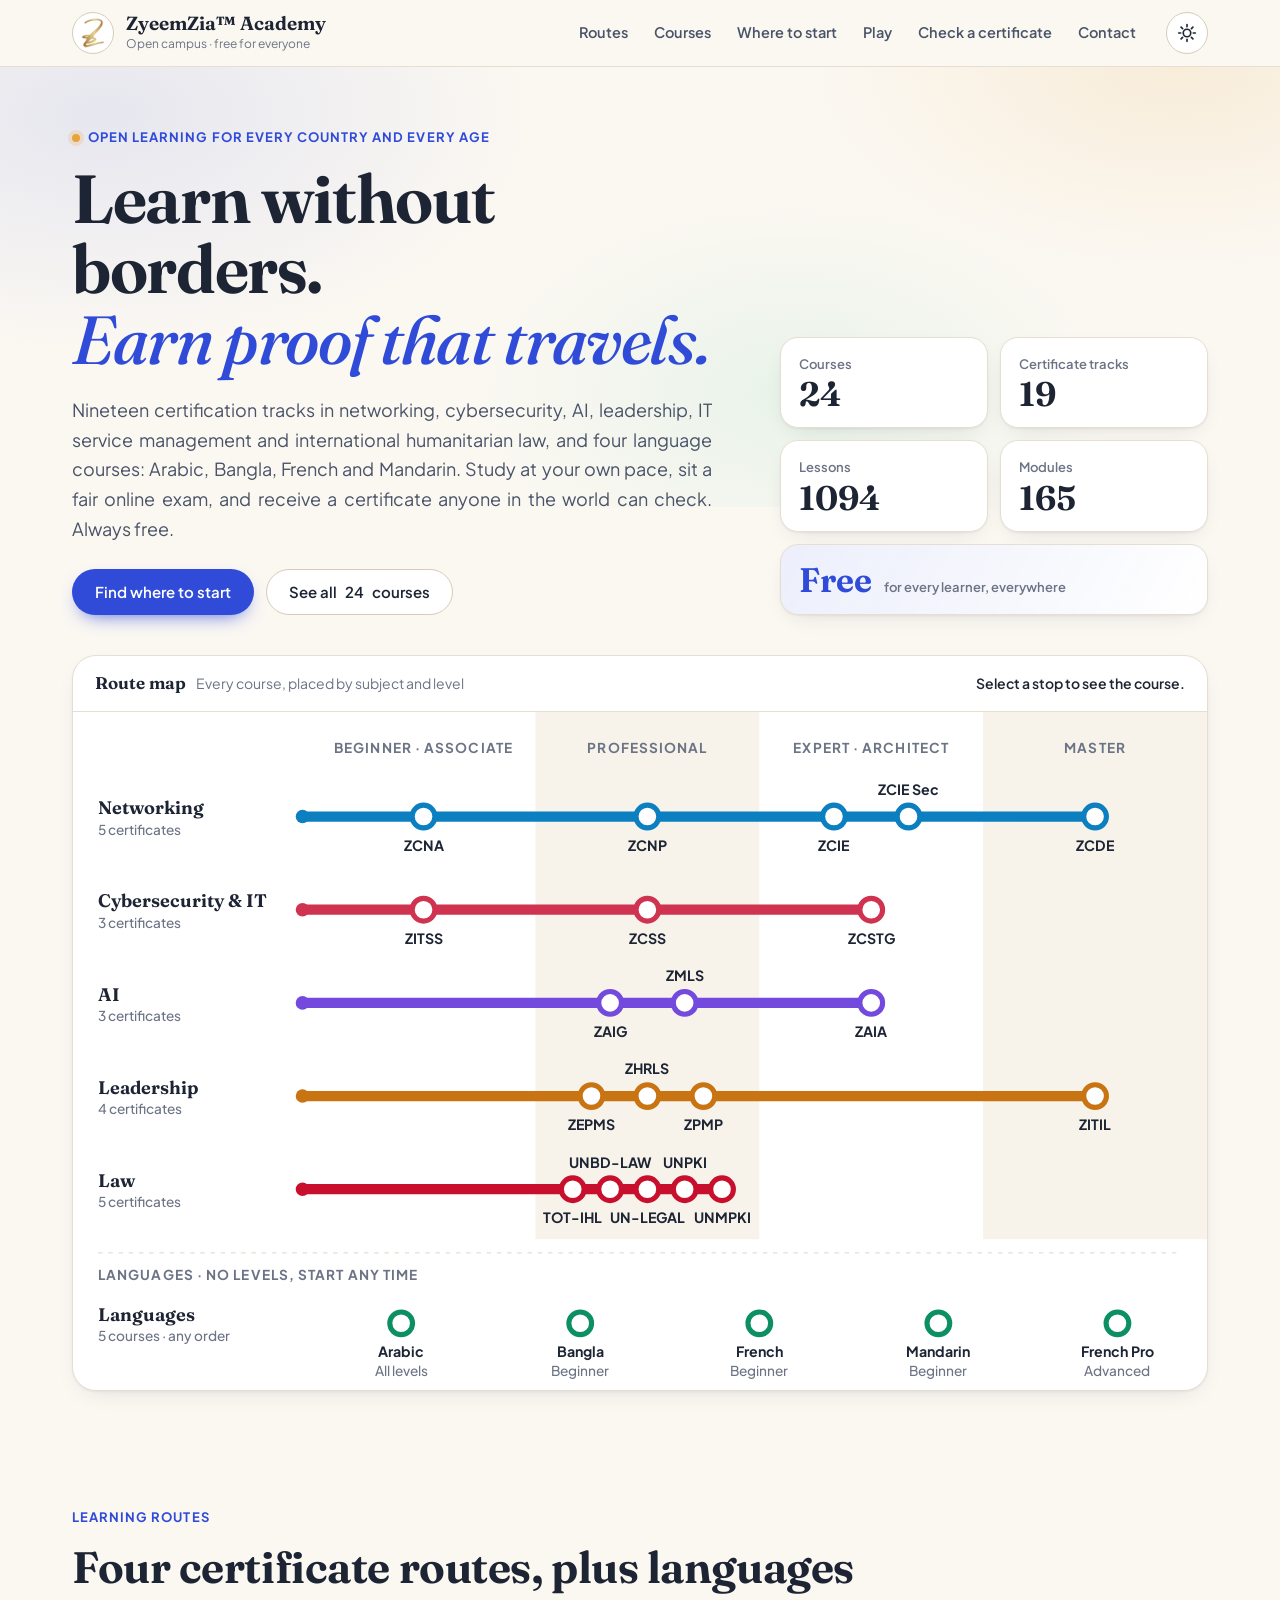
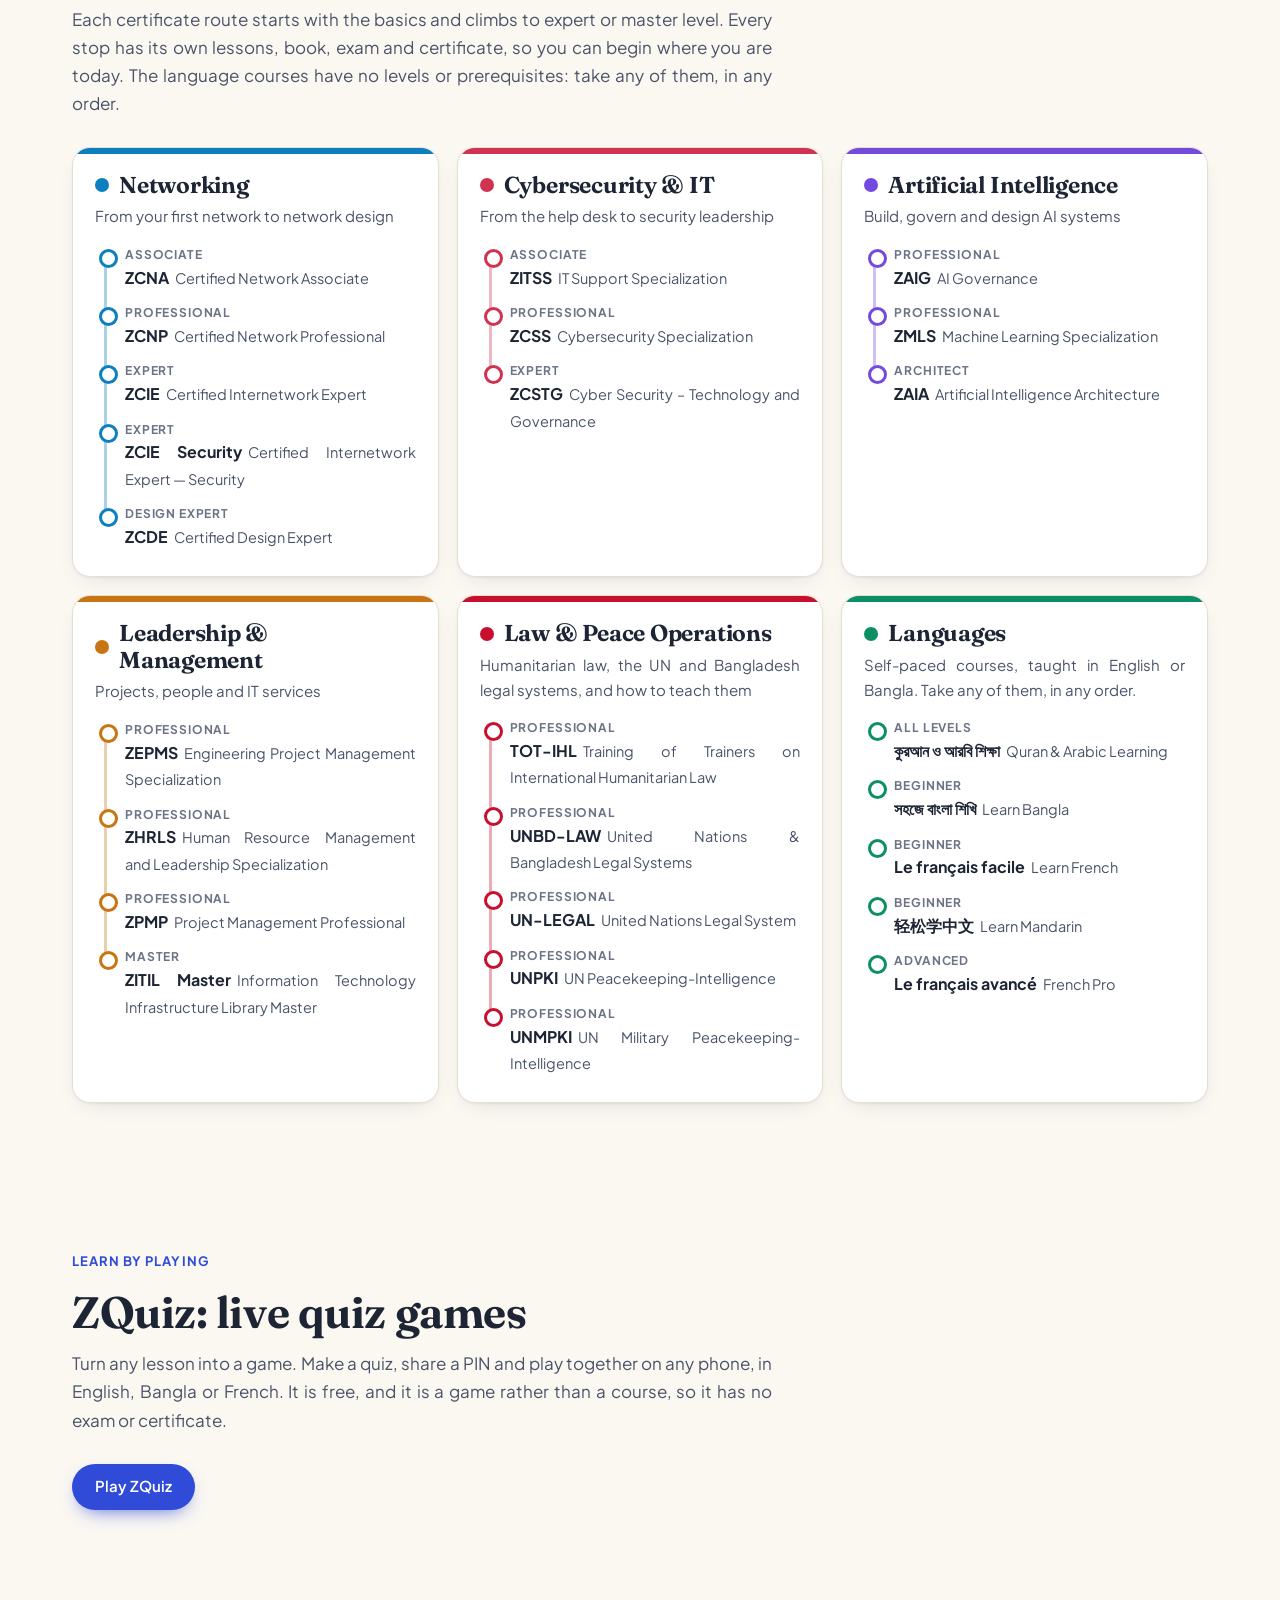
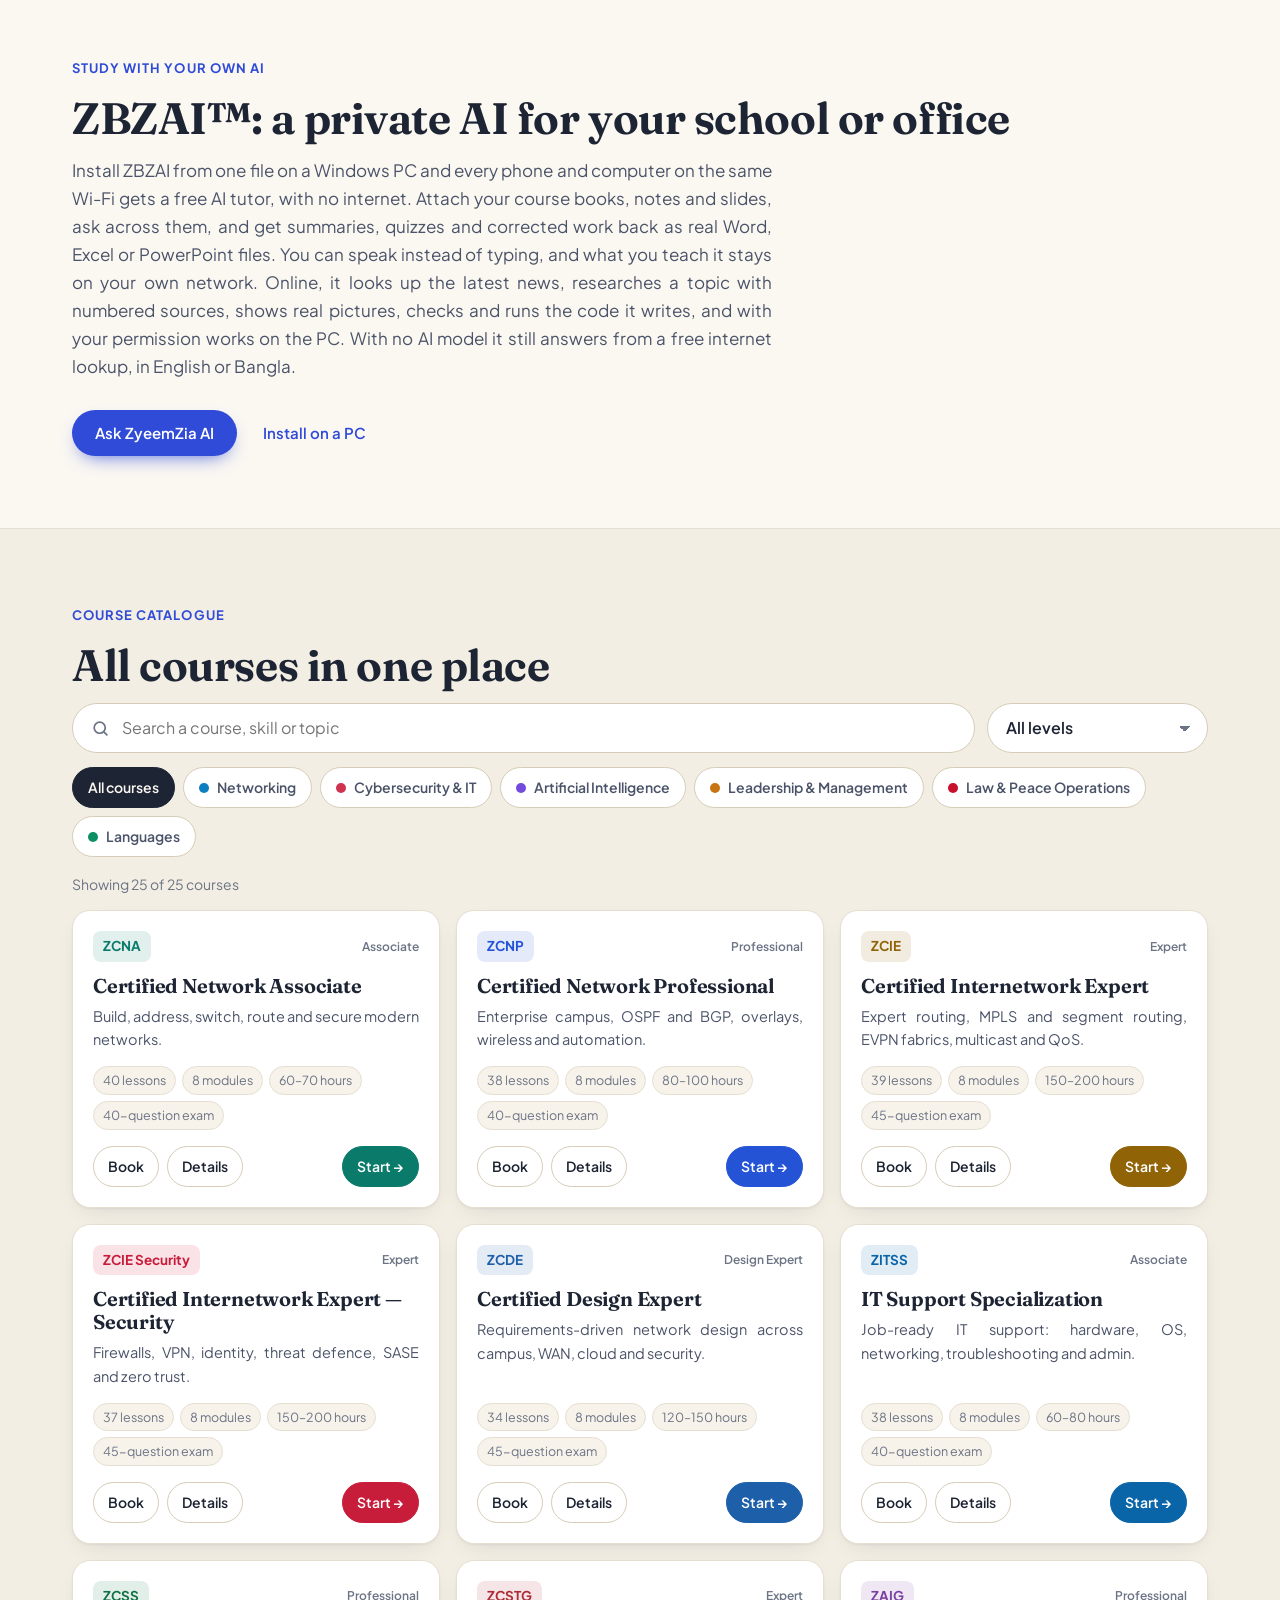
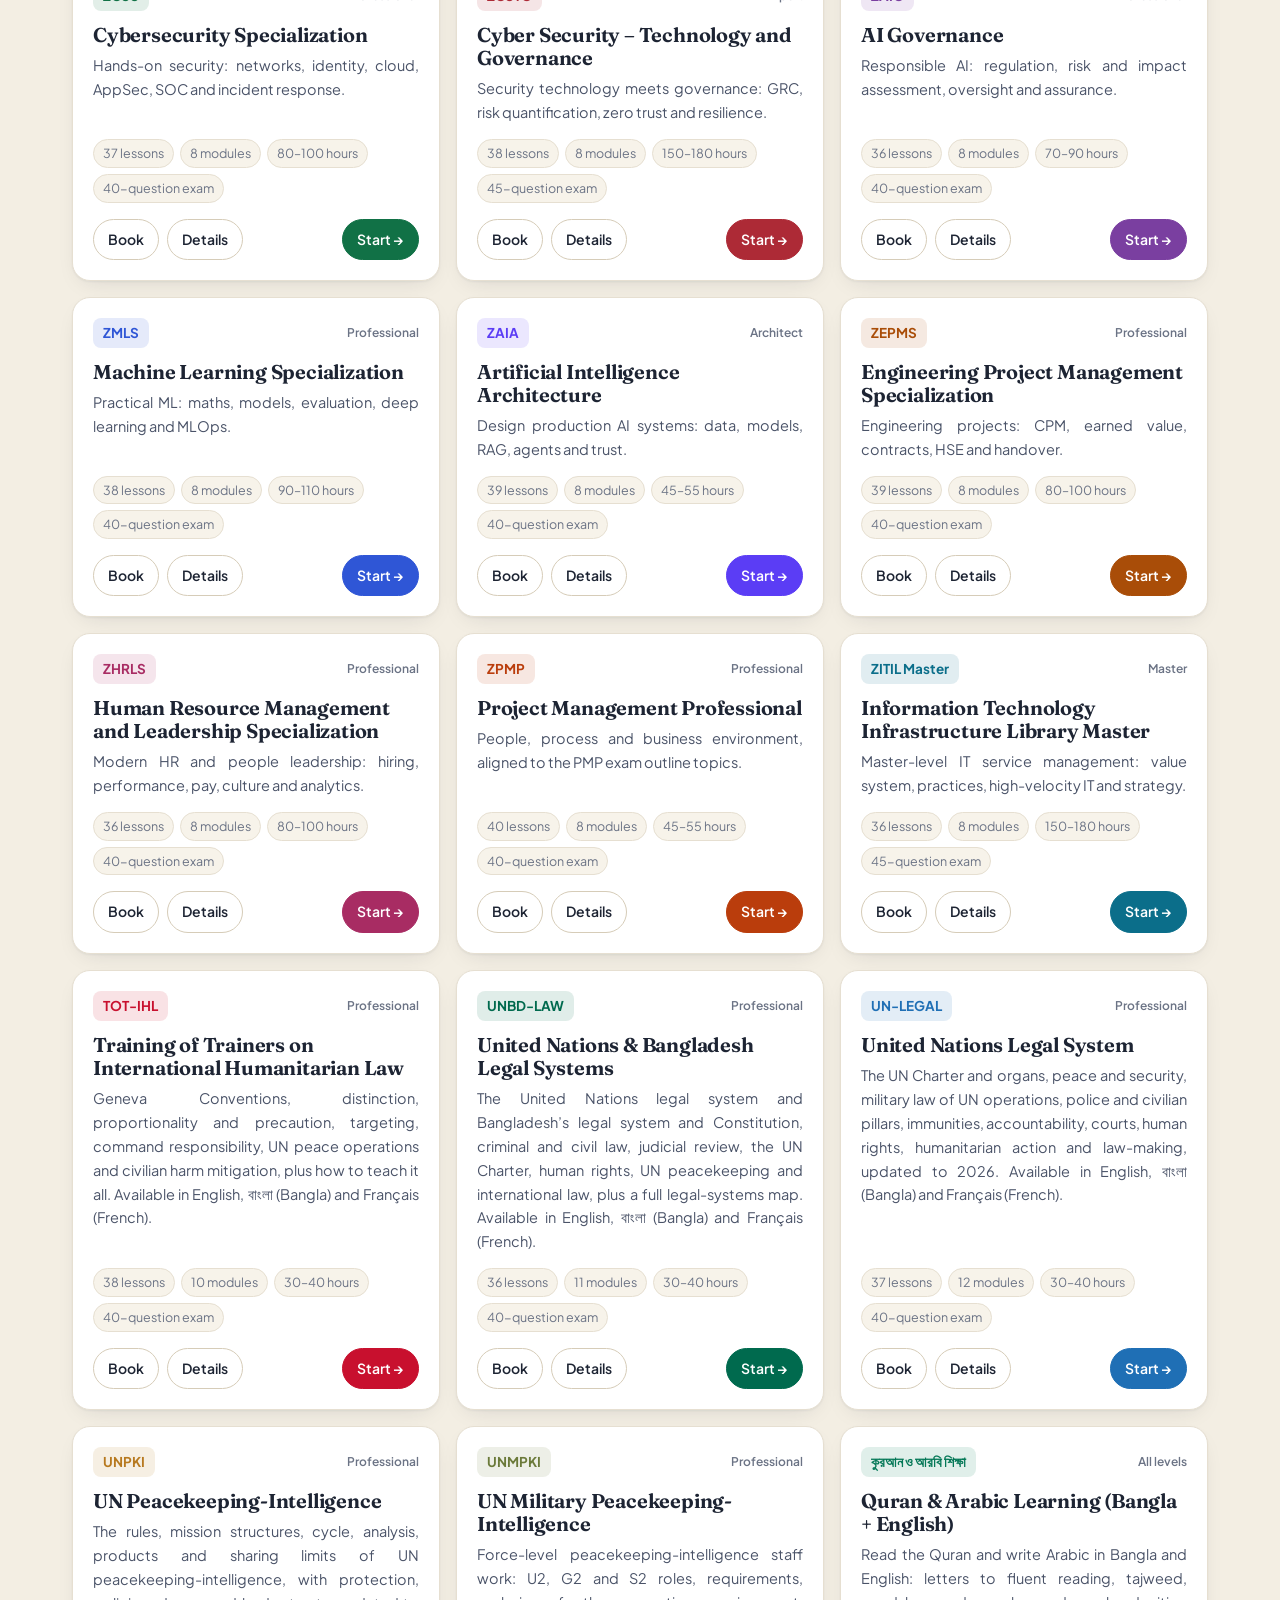
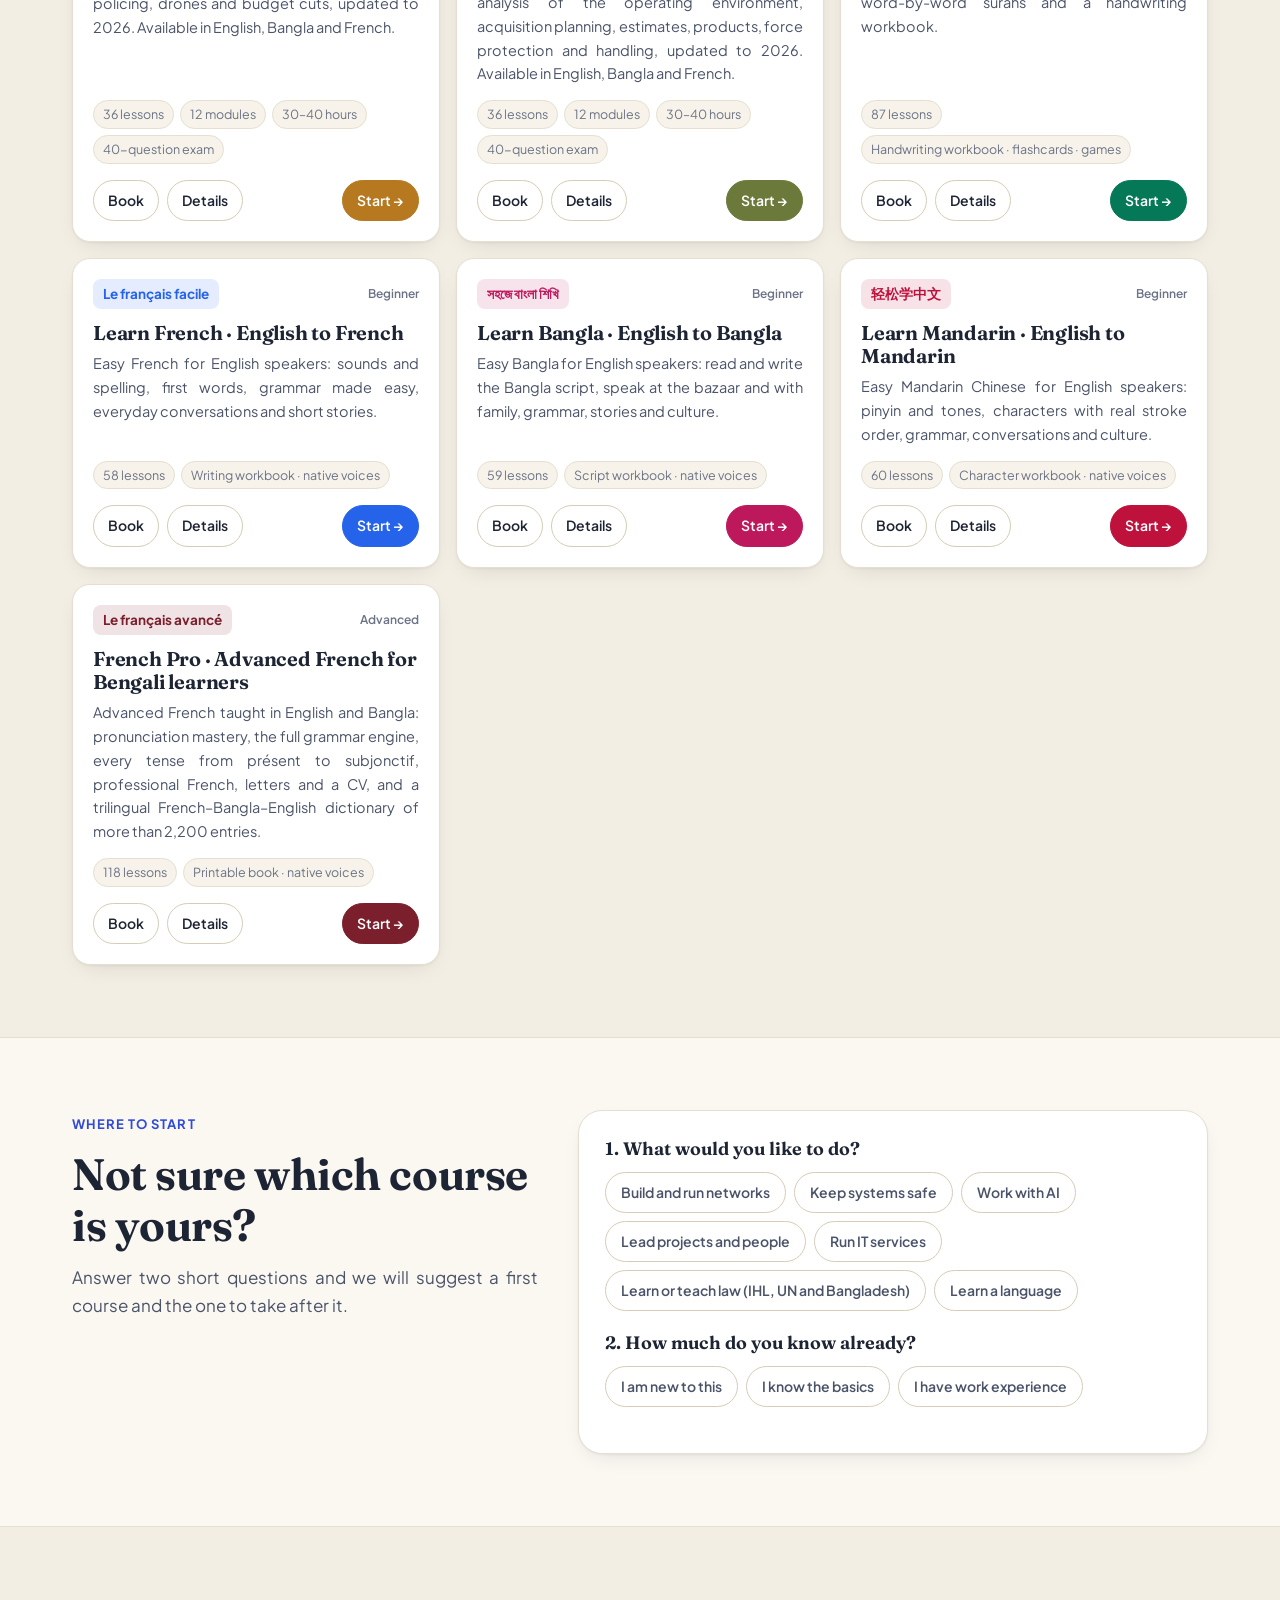
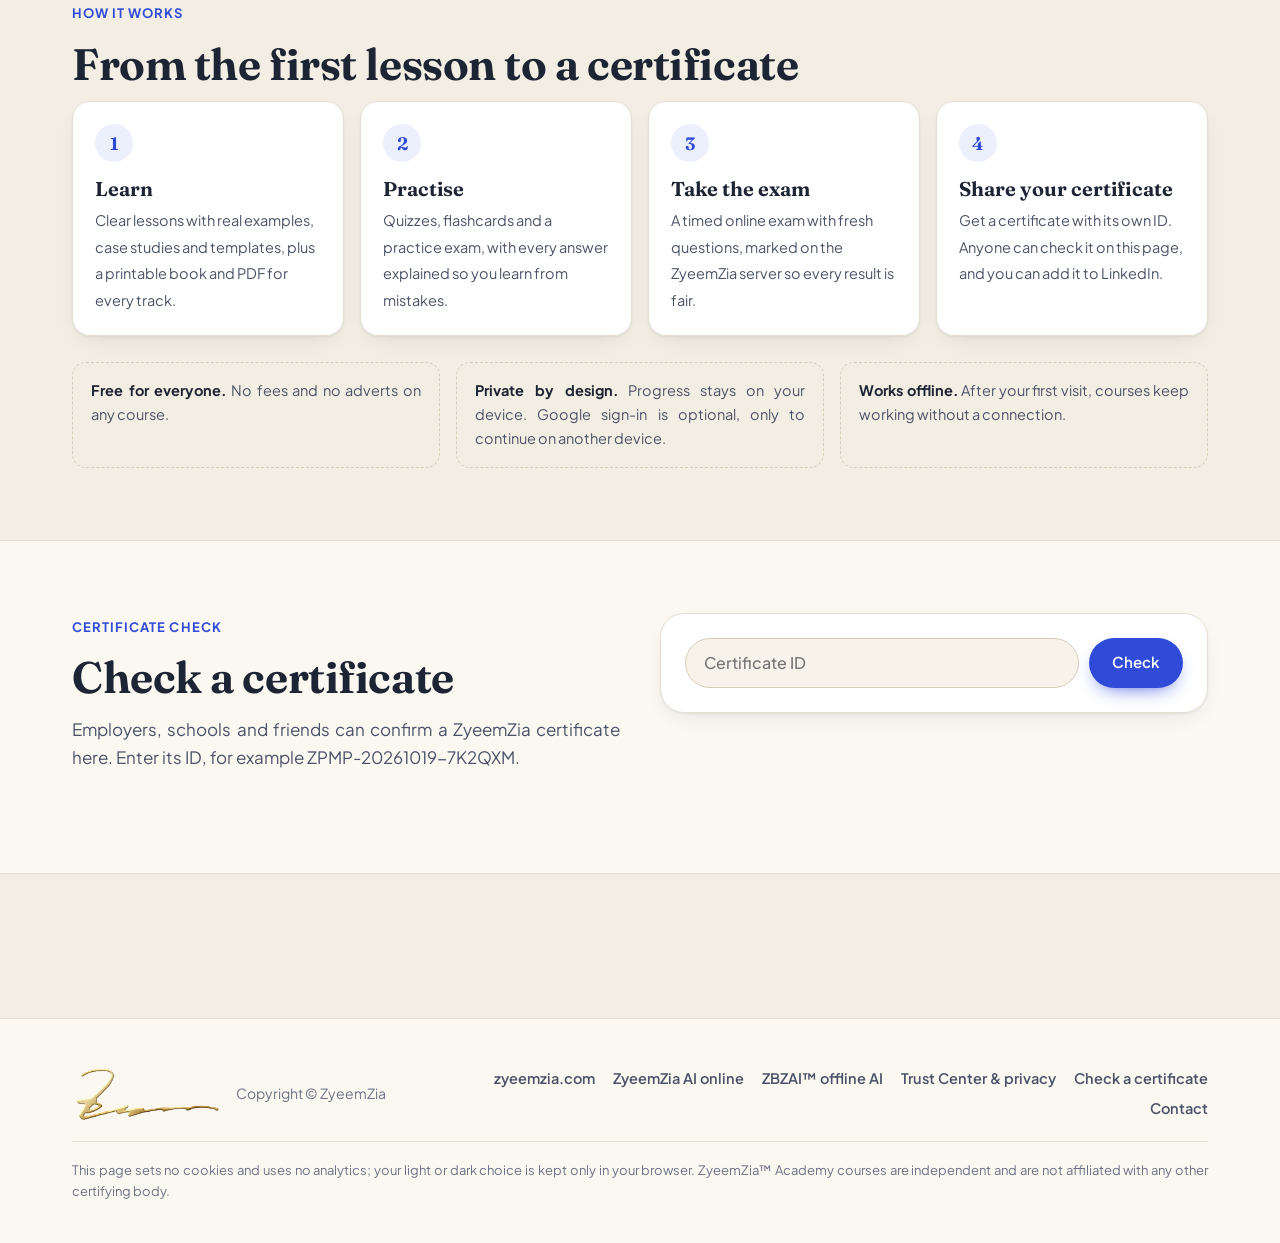
<file: index.html>
<!doctype html>
<html lang="en">
<head>
<meta charset="utf-8">
<meta name="viewport" content="width=device-width, initial-scale=1, viewport-fit=cover">
<title>ZyeemZia™ Academy · Free Courses & Certificates for Everyone</title>
<meta name="description" content="ZyeemZia™ Academy is an open campus with 23 free courses: 19 certification tracks in networking, cybersecurity, AI, leadership, IT service management and international humanitarian law, plus Quran, French, Bangla and Mandarin. Fair online exams and certificates anyone can verify.">
<meta property="og:title" content="ZyeemZia™ Academy · Learn without borders">
<meta property="og:description" content="23 free courses and certification tracks, with fair online exams and certificates anyone can verify.">
<meta property="og:url" content="https://academy.zyeemzia.com/">
<meta property="og:type" content="website">
<meta property="og:image" content="https://academy.zyeemzia.com/og-image.png">
<meta property="og:image:width" content="1200">
<meta property="og:image:height" content="630">
<meta name="twitter:card" content="summary_large_image">
<link rel="canonical" href="https://academy.zyeemzia.com/">
<link rel="icon" href="favicon.ico?v=4" sizes="any">
<link rel="icon" type="image/png" sizes="32x32" href="favicon-32.png?v=4">
<link rel="icon" type="image/png" sizes="192x192" href="icon-192.png?v=4">
<link rel="apple-touch-icon" sizes="180x180" href="apple-touch-icon.png?v=4">
<link rel="manifest" href="manifest.webmanifest">
<meta name="apple-mobile-web-app-capable" content="yes">
<meta name="mobile-web-app-capable" content="yes">
<meta name="apple-mobile-web-app-title" content="ZyeemZia Academy">
<meta name="application-name" content="ZyeemZia Academy">
<script src="zz-app.js?v=4" data-icon="4" data-sw="/sw.js" data-name="ZyeemZia Academy" defer></script>
<meta name="theme-color" content="#fbf8f2">
<script>try{var t=localStorage.getItem('zzAcademyTheme');if(t==="light"||t==="dark")document.documentElement.setAttribute("data-theme",t)}catch(e){}</script>
<link rel="preconnect" href="https://fonts.googleapis.com">
<link rel="preconnect" href="https://fonts.gstatic.com" crossorigin>
<link rel="stylesheet" href="https://fonts.googleapis.com/css2?family=Fraunces:ital,opsz,wght@0,9..144,500;0,9..144,650;1,9..144,500&family=Plus+Jakarta+Sans:wght@400;500;600;700&display=swap">
<link rel="stylesheet" href="https://zyeemzia.com/transmit.css?v=6">
<link rel="stylesheet" href="style.css?v=6">
</head>
<body>
<a class="skip" href="#main">Skip to content</a>
<header class="top">
  <div class="wrap nav">
    <a class="brand" href="#top" aria-label="ZyeemZia Academy home">
      <span class="seal"><img src="img/z-mark.webp?v=4" width="40" height="40" alt=""></span>
      <span><b>ZyeemZia™ Academy</b><small>Open campus · free for everyone</small></span>
    </a>
    <nav class="links" aria-label="Sections">
      <a href="#routes">Routes</a><a href="#catalogue">Courses</a><a href="#finder">Where to start</a><a href="#play">Play</a><a href="#verify">Check a certificate</a><a href="#contact">Contact</a>
    </nav>
    <span class="nav-install" data-zz-install></span>
    <button class="mode" id="modeBtn" type="button" aria-label="Switch between light and dark theme">
      <svg class="sun" viewBox="0 0 24 24" aria-hidden="true"><circle cx="12" cy="12" r="4.5"/><path d="M12 2v2.5M12 19.5V22M2 12h2.5M19.5 12H22M4.9 4.9l1.8 1.8M17.3 17.3l1.8 1.8M4.9 19.1l1.8-1.8M17.3 6.7l1.8-1.8"/></svg>
      <svg class="moon" viewBox="0 0 24 24" aria-hidden="true"><path d="M20 14.5A8 8 0 0 1 9.5 4a8 8 0 1 0 10.5 10.5z"/></svg>
    </button>
  </div>
</header>

<main id="main">
  <section class="hero" id="top">
    <div class="wrap">
      <div class="hero-grid">
        <div class="hero-copy">
          <p class="eyebrow"><span class="dot"></span> Open learning for every country and every age</p>
          <h1>Learn without borders. <em>Earn proof that travels.</em></h1>
          <p class="lead">Nineteen certification tracks in networking, cybersecurity, AI, leadership, IT service management and international humanitarian law, and four language courses: Arabic, Bangla, French and Mandarin. Study at your own pace, sit a fair online exam, and receive a certificate anyone in the world can check. Always free.</p>
          <div class="hero-actions">
            <a class="btn primary" href="#finder">Find where to start</a>
            <a class="btn ghost" href="#catalogue">See all <span data-stat="courses">19</span> courses</a>
          </div>
        </div>
        <dl class="stats" id="stats"></dl>
      </div>

      <figure class="routemap" aria-labelledby="mapTitle">
        <figcaption class="map-head">
          <span id="mapTitle"><b>Route map</b> Every course, placed by subject and level</span>
          <span class="map-tip" id="mapTip" aria-live="polite">Select a stop to see the course.</span>
        </figcaption>
        <div class="map-scroll"><svg id="map" role="group" aria-label="Course route map"></svg></div>
        <p class="map-swipe" aria-hidden="true">Swipe the map to see every level →</p>
      </figure>
    </div>
  </section>

  <section class="block" id="routes" aria-labelledby="routesTitle">
    <div class="wrap">
      <p class="eyebrow">Learning routes</p>
      <h2 id="routesTitle">Four certificate routes, plus languages</h2>
      <p class="sub">Each certificate route starts with the basics and climbs to expert or master level. Every stop has its own lessons, book, exam and certificate, so you can begin where you are today. The language courses have no levels or prerequisites: take any of them, in any order.</p>
      <div id="routeCards" class="route-cards"></div>
    </div>
  </section>

  <section class="block" id="play" aria-labelledby="playTitle">
    <div class="wrap">
      <p class="eyebrow">Learn by playing</p>
      <h2 id="playTitle">ZQuiz: live quiz games</h2>
      <p class="sub">Turn any lesson into a game. Make a quiz, share a PIN and play together on any phone, in English, Bangla or French. It is free, and it is a game rather than a course, so it has no exam or certificate.</p>
      <a class="btn primary" href="https://zquiz.zyeemzia.com/" target="_blank" rel="noopener">Play ZQuiz</a>
    </div>
  </section>

  <section class="block" id="zbzai" aria-labelledby="zbzaiTitle">
    <div class="wrap">
      <p class="eyebrow">Study with your own AI</p>
      <h2 id="zbzaiTitle">ZBZAI&trade;: a private AI for your school or office</h2>
      <p class="sub">Install ZBZAI from one file on a Windows PC and every phone and computer on the same Wi-Fi gets a free AI tutor, with no internet. Attach your course books, notes and slides, ask across them, and get summaries, quizzes and corrected work back as real Word, Excel or PowerPoint files. You can speak instead of typing, and what you teach it stays on your own network. Online, it looks up the latest news, researches a topic with numbered sources, shows real pictures, checks and runs the code it writes, and with your permission works on the PC. With no AI model it still answers from a free internet lookup, in English or Bangla.</p>
      <a class="btn primary" href="https://ai.zyeemzia.com/" target="_blank" rel="noopener">Ask ZyeemZia AI</a> <a class="btn" href="https://zbzai.zyeemzia.com/" target="_blank" rel="noopener">Install on a PC</a>
    </div>
  </section>

  <section class="block alt" id="catalogue" aria-labelledby="catalogueTitle">
    <div class="wrap">
      <p class="eyebrow">Course catalogue</p>
      <h2 id="catalogueTitle">All courses in one place</h2>
      <div class="toolbar">
        <label class="search"><span class="sr">Search courses</span><svg viewBox="0 0 24 24" aria-hidden="true"><circle cx="11" cy="11" r="7"/><path d="M20 20l-3.5-3.5"/></svg><input id="q" type="search" placeholder="Search a course, skill or topic" autocomplete="off"></label>
        <label class="lvl"><span class="sr">Filter by level</span><select id="lvl"><option value="">All levels</option><option value="1">Beginner &amp; associate</option><option value="2">Professional</option><option value="3">Expert &amp; architect</option><option value="4">Master</option></select></label>
      </div>
      <div class="chips" id="pathChips" role="group" aria-label="Filter by route"></div>
      <p class="count" id="count" aria-live="polite"></p>
      <div class="grid" id="grid"></div>
    </div>
  </section>

  <section class="block" id="finder" aria-labelledby="finderTitle">
    <div class="wrap finder">
      <div>
        <p class="eyebrow">Where to start</p>
        <h2 id="finderTitle">Not sure which course is yours?</h2>
        <p class="sub">Answer two short questions and we will suggest a first course and the one to take after it.</p>
      </div>
      <div class="finder-card">
        <fieldset><legend>1. What would you like to do?</legend><div class="chips" id="fGoal"></div></fieldset>
        <fieldset><legend>2. How much do you know already?</legend><div class="chips" id="fExp"></div></fieldset>
        <div id="fResult" class="f-result" aria-live="polite"></div>
      </div>
    </div>
  </section>

  <section class="block alt" id="how" aria-labelledby="howTitle">
    <div class="wrap">
      <p class="eyebrow">How it works</p>
      <h2 id="howTitle">From the first lesson to a certificate</h2>
      <ol class="steps">
        <li><b>Learn</b><span>Clear lessons with real examples, case studies and templates, plus a printable book and PDF for every track.</span></li>
        <li><b>Practise</b><span>Quizzes, flashcards and a practice exam, with every answer explained so you learn from mistakes.</span></li>
        <li><b>Take the exam</b><span>A timed online exam with fresh questions, marked on the ZyeemZia server so every result is fair.</span></li>
        <li><b>Share your certificate</b><span>Get a certificate with its own ID. Anyone can check it on this page, and you can add it to LinkedIn.</span></li>
      </ol>
      <ul class="promise">
        <li><b>Free for everyone.</b> No fees and no adverts on any course.</li>
        <li><b>Private by design.</b> Progress stays on your device. Google sign-in is optional, only to continue on another device.</li>
        <li><b>Works offline.</b> After your first visit, courses keep working without a connection.</li>
      </ul>
    </div>
  </section>

  <section class="block" id="verify" aria-labelledby="verifyTitle">
    <div class="wrap verify">
      <div>
        <p class="eyebrow">Certificate check</p>
        <h2 id="verifyTitle">Check a certificate</h2>
        <p class="sub">Employers, schools and friends can confirm a ZyeemZia certificate here. Enter its ID, for example ZPMP-20261019-7K2QXM.</p>
      </div>
      <form id="vForm" class="v-form" autocomplete="off">
        <label class="sr" for="vId">Certificate ID</label>
        <div class="v-row"><input id="vId" type="text" placeholder="Certificate ID" spellcheck="false" autocapitalize="characters" required><button class="btn primary" type="submit">Check</button></div>
        <div id="vOut" class="v-out" aria-live="polite"></div>
      </form>
    </div>
  </section>

  <section class="block alt" id="contact-block">
    <div class="wrap">
      <section class="tx-mount" id="contact" data-tx-tone="civil" data-tx-topic="academy" data-tx-dark='html[data-theme="dark"]' data-tx-light='html[data-theme="light"]' data-tx-auto="media"
        data-tx-source="academy.zyeemzia.com · Academy" data-tx-lead="Questions about a course, an exam, a certificate or working together? Write to us and we will reply by email."></section>
    </div>
  </section>
</main>

<footer class="foot">
  <div class="wrap foot-grid">
    <div class="signoff"><img src="img/signature-gold-sm.webp" width="480" height="185" alt="" loading="lazy"><span>Copyright © ZyeemZia</span></div>
    <nav aria-label="More from ZyeemZia"><a href="https://zyeemzia.com/" target="_blank" rel="noopener">zyeemzia.com</a><a href="https://ai.zyeemzia.com/" target="_blank" rel="noopener">ZyeemZia AI online</a><a href="https://zbzai.zyeemzia.com/" target="_blank" rel="noopener">ZBZAI™ offline AI</a><a href="https://policy.zyeemzia.com/" target="_blank" rel="noopener">Trust Center &amp; privacy</a><a href="#verify">Check a certificate</a><a href="#contact">Contact</a></nav>
    <p class="fine">This page sets no cookies and uses no analytics; your light or dark choice is kept only in your browser. ZyeemZia™ Academy courses are independent and are not affiliated with any other certifying body.</p>
  </div>
</footer>

<dialog id="drawer" class="drawer" aria-labelledby="dTitle"><div class="d-in" id="dBody"></div></dialog>

<script src="data-academy.js?v=10"></script>
<script src="app.js?v=8"></script>
<script src="https://zyeemzia.com/transmit.js?v=5" defer></script>
<script>/* ZyeemZia house style: justified writing. Paragraphs and list text that read left-aligned are justified; centred text, headings, buttons and columns too narrow to justify cleanly stay as they are. Copyright © ZyeemZia */(function(){var S='p,li,dd,blockquote';function j(r){if(!r||!r.querySelectorAll)return;var L=r.querySelectorAll(S);for(var i=0;i<L.length;i++){var e=L[i];if(e.getAttribute('data-zj'))continue;e.setAttribute('data-zj','1');var a=getComputedStyle(e).textAlign;if(a==='start'||a==='left'||a==='-webkit-auto'){var w=e.clientWidth;if(!w||w>=280)e.style.textAlign='justify'}}}function go(){j(document);if(!window.MutationObserver)return;new MutationObserver(function(m){for(var i=0;i<m.length;i++){var N=m[i].addedNodes;for(var k=0;k<N.length;k++){var n=N[k];if(n.nodeType===1)j(n.matches&&n.matches(S)?n.parentNode:n)}}}).observe(document.body,{childList:true,subtree:true})}if(document.readyState==='loading')document.addEventListener('DOMContentLoaded',go);else go()})()</script>
</body>
</html>
</file>
<file: style.css>
/* ZyeemZia™ Academy · open campus · Copyright © ZyeemZia */
/* Form controls use the page font; browsers otherwise fall back to Arial. */
button, input, select, textarea { font-family: inherit; }
/* Small print never drops below 12px on screen. */
small { font-size: max(12px, .85em); }
:root {
  --bg: #fbf8f2; --bg-2: #f3eee3; --panel: #ffffff; --panel-2: #f7f3ea;
  --ink: #1d2433; --muted: #4a5368; --dim: #6b7385; --line: #e6dfd1; --line-2: #d6ccb8;
  --brand: #2f4bd8; --brand-2: #1f36a8; --on-brand: #ffffff; --brand-soft: rgba(47, 75, 216, .09);
  --sun: #e8a33d; --ok: #0f7a4f; --ok-soft: rgba(15, 122, 79, .08); --bad: #b4233c; --bad-soft: rgba(180, 35, 60, .07);
  --shadow: 0 1px 2px rgba(29, 36, 51, .05), 0 8px 24px -12px rgba(29, 36, 51, .18);
  --glass: rgba(251, 248, 242, .86);
  --f-display: 'Fraunces', Georgia, 'Times New Roman', serif;
  --f-body: 'Plus Jakarta Sans', system-ui, -apple-system, 'Segoe UI', Roboto, sans-serif;
  --r: 18px;
  color-scheme: light;
}
:root[data-theme="dark"] {
  --bg: #0e1320; --bg-2: #121a2a; --panel: #161e2f; --panel-2: #1b2438;
  --ink: #eef1f8; --muted: #b9c1d4; --dim: #8d97ad; --line: #263149; --line-2: #34415e;
  --brand: #8fa2ff; --brand-2: #b3c0ff; --on-brand: #0e1320; --brand-soft: rgba(143, 162, 255, .12);
  --sun: #f2bd5f; --ok: #4ad295; --ok-soft: rgba(74, 210, 149, .1); --bad: #ff8a9b; --bad-soft: rgba(255, 138, 155, .1);
  --shadow: 0 1px 2px rgba(0, 0, 0, .3), 0 12px 30px -14px rgba(0, 0, 0, .7);
  --glass: rgba(14, 19, 32, .84);
  color-scheme: dark;
}
@media (prefers-color-scheme: dark) { :root:not([data-theme="light"]) {
  --bg: #0e1320; --bg-2: #121a2a; --panel: #161e2f; --panel-2: #1b2438;
  --ink: #eef1f8; --muted: #b9c1d4; --dim: #8d97ad; --line: #263149; --line-2: #34415e;
  --brand: #8fa2ff; --brand-2: #b3c0ff; --on-brand: #0e1320; --brand-soft: rgba(143, 162, 255, .12);
  --sun: #f2bd5f; --ok: #4ad295; --ok-soft: rgba(74, 210, 149, .1); --bad: #ff8a9b; --bad-soft: rgba(255, 138, 155, .1);
  --shadow: 0 1px 2px rgba(0, 0, 0, .3), 0 12px 30px -14px rgba(0, 0, 0, .7);
  --glass: rgba(14, 19, 32, .84);
  color-scheme: dark;
} }

* { box-sizing: border-box; }
html { scroll-behavior: smooth; -webkit-text-size-adjust: 100%; }
body { margin: 0; background: var(--bg); color: var(--ink); font: 400 16px/1.65 var(--f-body); overflow-x: hidden; }
img, svg { display: block; max-width: 100%; }
a { color: var(--brand); }
h1, h2, h3, h4 { font-family: var(--f-display); font-weight: 650; letter-spacing: -.01em; line-height: 1.15; margin: 0; }
button, input, select { font: inherit; color: inherit; }
.wrap { width: min(1180px, 100%); margin: 0 auto; padding: 0 22px; }
.sr { position: absolute; width: 1px; height: 1px; overflow: hidden; clip: rect(0 0 0 0); white-space: nowrap; }
.skip { position: absolute; left: -9999px; top: 8px; z-index: 99; background: var(--brand); color: var(--on-brand); padding: 8px 14px; border-radius: 10px; }
.skip:focus { left: 12px; }
:focus-visible { outline: 3px solid var(--brand); outline-offset: 3px; }
@media (prefers-reduced-motion: reduce) { html { scroll-behavior: auto; } *, *::before, *::after { animation: none !important; transition: none !important; } }

/* ---------- buttons ---------- */
.btn { display: inline-flex; align-items: center; justify-content: center; gap: 8px; min-height: 46px; padding: 0 22px; border-radius: 999px; font-weight: 600; font-size: 15px; text-decoration: none; border: 1.5px solid transparent; cursor: pointer; transition: transform .15s, background .15s, border-color .15s; }
.btn:hover { transform: translateY(-1px); }
.btn.primary { background: var(--brand); color: var(--on-brand); box-shadow: 0 8px 20px -10px var(--brand); }
.btn.primary:hover { background: var(--brand-2); }
.btn.ghost { border-color: var(--line-2); color: var(--ink); background: var(--panel); }
.btn.ghost:hover { border-color: var(--brand); }

/* ---------- header ---------- */
.top { position: sticky; top: 0; z-index: 30; background: var(--glass); backdrop-filter: saturate(1.4) blur(14px); -webkit-backdrop-filter: saturate(1.4) blur(14px); border-bottom: 1px solid var(--line); padding-top: env(safe-area-inset-top, 0); }
.nav { display: flex; align-items: center; gap: 18px; min-height: 66px; }
.brand { display: flex; align-items: center; gap: 12px; text-decoration: none; color: var(--ink); min-width: 0; }
.seal { width: 42px; height: 42px; border-radius: 50%; display: grid; place-items: center; background: #fff; border: 1.5px solid var(--line-2); flex: none; }
.seal img { width: 32px; height: 32px; }
.brand b { display: block; font: 650 19px/1.1 var(--f-display); }
.brand small { display: block; font-size: 12px; color: var(--dim); }
.links { display: flex; gap: 2px; margin-left: auto; }
.links a { color: var(--muted); text-decoration: none; font-weight: 600; font-size: 14.5px; padding: 7px 12px; border-radius: 999px; white-space: nowrap; }
.links a:hover { color: var(--ink); background: var(--brand-soft); }
.mode { width: 42px; height: 42px; border-radius: 50%; border: 1.5px solid var(--line-2); background: var(--panel); color: var(--ink); display: grid; place-items: center; cursor: pointer; flex: none; }
.mode svg { width: 20px; height: 20px; fill: none; stroke: currentColor; stroke-width: 2; stroke-linecap: round; }
.mode .moon { display: none; }
:root[data-theme="dark"] .mode .sun { display: none; } :root[data-theme="dark"] .mode .moon { display: block; }
@media (prefers-color-scheme: dark) { :root:not([data-theme="light"]) .mode .sun { display: none; } :root:not([data-theme="light"]) .mode .moon { display: block; } }
@media (max-width: 960px) {
  .nav { flex-wrap: wrap; gap: 2px 14px; padding-top: 8px; min-height: 0; }
  .mode { margin-left: auto; }
  /* phones keep the section links as a swipeable strip */
  .links { order: 3; width: calc(100% + 12px); margin: 0 -6px; overflow-x: auto; scrollbar-width: none; padding-bottom: 6px; -webkit-mask-image: linear-gradient(90deg, #000 88%, transparent); mask-image: linear-gradient(90deg, #000 88%, transparent); }
  .links::-webkit-scrollbar { display: none; }
  .links a { font-size: 14px; padding: 6px 10px; }
  .block { scroll-margin-top: 108px; }
}

/* ---------- hero ---------- */
.hero { position: relative; padding: 56px 0 40px; overflow: hidden; }
.hero::before { content: ''; position: absolute; inset: -120px -10% auto; height: 560px; z-index: -1; pointer-events: none;
  background: radial-gradient(40% 60% at 15% 30%, rgba(47, 75, 216, .10), transparent 70%), radial-gradient(35% 55% at 85% 20%, rgba(232, 163, 61, .14), transparent 70%), radial-gradient(30% 50% at 60% 80%, rgba(16, 185, 129, .08), transparent 70%); }
.hero-grid { display: grid; grid-template-columns: minmax(0, 1.55fr) minmax(0, 1fr); gap: 44px; align-items: end; }
.eyebrow { display: inline-flex; align-items: center; gap: 8px; margin: 0 0 14px; font-size: 13px; font-weight: 700; letter-spacing: .08em; text-transform: uppercase; color: var(--brand); }
.eyebrow .dot { width: 8px; height: 8px; border-radius: 50%; background: var(--sun); box-shadow: 0 0 0 4px rgba(232, 163, 61, .2); }
.hero h1 { font-size: clamp(38px, 6vw, 68px); line-height: 1.04; letter-spacing: -.02em; }
.hero h1 em { display: block; font-style: italic; font-weight: 500; color: var(--brand); }
.lead { font-size: 18px; color: var(--muted); max-width: 640px; margin: 20px 0 26px; }
.hero-actions { display: flex; flex-wrap: wrap; gap: 12px; }
.stats { display: grid; grid-template-columns: repeat(2, minmax(0, 1fr)); gap: 12px; margin: 0; }
.stats div { background: var(--panel); border: 1px solid var(--line); border-radius: var(--r); padding: 16px 18px; box-shadow: var(--shadow); }
.stats div:last-child { grid-column: 1 / -1; display: flex; align-items: baseline; gap: 12px; background: linear-gradient(120deg, var(--brand-soft), transparent), var(--panel); }
.stats dt { font-size: 13px; color: var(--dim); font-weight: 600; }
.stats dd { margin: 2px 0 0; font: 650 34px/1 var(--f-display); }
.stats div:last-child dd { order: -1; color: var(--brand); }
@media (max-width: 860px) { .hero-grid { grid-template-columns: minmax(0, 1fr); gap: 28px; } }

/* ---------- route map ---------- */
.routemap { margin: 40px 0 0; background: var(--panel); border: 1px solid var(--line); border-radius: 24px; box-shadow: var(--shadow); overflow: hidden; }
.map-head { display: flex; flex-wrap: wrap; justify-content: space-between; gap: 6px 20px; padding: 16px 22px; border-bottom: 1px solid var(--line); font-size: 14px; color: var(--dim); }
.map-head b { color: var(--ink); font: 650 17px var(--f-display); margin-right: 8px; }
.map-tip { color: var(--ink); font-weight: 600; min-height: 1.4em; }
.map-scroll { overflow-x: auto; scrollbar-width: thin; }
#map { width: 100%; min-width: 780px; height: auto; }
#map .col-band { fill: var(--panel-2); }
#map .col-label { font: 700 12px var(--f-body); letter-spacing: .08em; text-transform: uppercase; fill: var(--dim); }
#map .route-line { fill: none; stroke: var(--rc); stroke-width: 9; stroke-linecap: round; stroke-linejoin: round; }
#map .route-name { font: 650 16px var(--f-display); fill: var(--ink); }
#map .route-note { font: 500 12px var(--f-body); fill: var(--dim); }
#map .route-tag { fill: var(--rc); }
#map .stop { cursor: pointer; outline: none; }
#map .stop circle.ring { fill: var(--panel); stroke: var(--rc); stroke-width: 4.5; transition: r .15s; }
#map .stop circle.pip { fill: var(--rc); opacity: 0; transition: opacity .15s; }
#map .stop text { font: 700 12.5px var(--f-body); fill: var(--ink); }
#map .stop text.stop-sub { font: 500 12px var(--f-body); fill: var(--dim); }
#map .strip-rule { stroke: var(--line); stroke-width: 1; stroke-dasharray: 4 5; }
#map .stop:hover circle.ring, #map .stop:focus-visible circle.ring { r: 13px; }
#map .stop:hover circle.pip, #map .stop:focus-visible circle.pip { opacity: 1; }
#map .stop:focus-visible circle.ring { stroke-width: 6; }
.map-swipe { display: none; margin: 0; padding: 0 22px 14px; font-size: 13px; color: var(--dim); }
@media (max-width: 820px) { .map-swipe { display: block; } }

/* ---------- sections ---------- */
.block { padding: 72px 0; scroll-margin-top: 70px; }
.block.alt { background: var(--bg-2); border-top: 1px solid var(--line); border-bottom: 1px solid var(--line); }
.block h2 { font-size: clamp(30px, 4vw, 44px); margin-bottom: 12px; }
.sub { color: var(--muted); max-width: 700px; margin: 0 0 30px; font-size: 17px; }

/* route cards */
.route-cards { display: grid; grid-template-columns: repeat(auto-fit, minmax(min(100%, 330px), 1fr)); gap: 18px; }
.route { background: var(--panel); border: 1px solid var(--line); border-radius: var(--r); padding: 24px 22px 14px; box-shadow: var(--shadow); position: relative; overflow: hidden; }
.route::before { content: ''; position: absolute; inset: 0 0 auto; height: 6px; background: var(--rc); }
.route h3 { font-size: 23px; display: flex; align-items: center; gap: 10px; }
.route h3 i { width: 14px; height: 14px; border-radius: 50%; background: var(--rc); flex: none; }
.route > p { color: var(--muted); margin: 6px 0 16px; font-size: 15px; }
.stops { list-style: none; margin: 0; padding: 0 0 0 4px; }
.stops li { position: relative; padding: 0 0 12px 26px; }
.stops li::before { content: ''; position: absolute; left: 5px; top: 8px; bottom: -8px; width: 3px; background: var(--rc); opacity: .35; }
.stops li:last-child::before { display: none; }
.stops.free li::before { display: none; }
.stops li::after { content: ''; position: absolute; left: 0; top: 4px; width: 13px; height: 13px; border-radius: 50%; background: var(--panel); border: 3px solid var(--rc); }
.stops .lv { display: block; font-size: 12px; font-weight: 700; letter-spacing: .07em; text-transform: uppercase; color: var(--dim); }
.stops button { all: unset; cursor: pointer; display: block; border-radius: 8px; }
.stops button:focus-visible { outline: 3px solid var(--brand); outline-offset: 2px; }
.stops button b { font-weight: 700; color: var(--ink); margin-right: 6px; }
.stops button span { color: var(--muted); font-size: 14.5px; }
.stops button:hover b { color: var(--brand); text-decoration: underline; text-underline-offset: 3px; }

/* ---------- catalogue ---------- */
.toolbar { display: flex; gap: 12px; flex-wrap: wrap; margin: 6px 0 14px; }
.search { flex: 1 1 320px; display: flex; align-items: center; gap: 10px; background: var(--panel); border: 1.5px solid var(--line-2); border-radius: 999px; padding: 0 18px; min-height: 50px; }
.search:focus-within { border-color: var(--brand); }
.search svg { width: 19px; height: 19px; fill: none; stroke: var(--dim); stroke-width: 2.2; stroke-linecap: round; flex: none; }
.search input { border: 0; outline: 0; background: none; width: 100%; min-height: 46px; font-size: 16px; }
.lvl select { min-height: 50px; border-radius: 999px; border: 1.5px solid var(--line-2); background-color: var(--panel); padding: 0 40px 0 18px; font-weight: 600; cursor: pointer; appearance: none;
  background-image: linear-gradient(45deg, transparent 50%, var(--dim) 50%), linear-gradient(135deg, var(--dim) 50%, transparent 50%); background-position: calc(100% - 22px) 22px, calc(100% - 16px) 22px; background-size: 6px 6px; background-repeat: no-repeat; }
.chips { display: flex; flex-wrap: wrap; gap: 8px; }
.chips button { border: 1.5px solid var(--line-2); background: var(--panel); border-radius: 999px; padding: 8px 15px; font-weight: 600; font-size: 14px; cursor: pointer; color: var(--muted); display: inline-flex; align-items: center; gap: 8px; }
.chips button i { width: 10px; height: 10px; border-radius: 50%; background: var(--rc, var(--brand)); }
.chips button:hover { border-color: var(--brand); color: var(--ink); }
.chips button[aria-pressed="true"] { background: var(--ink); border-color: var(--ink); color: var(--bg); }
.count { color: var(--dim); font-size: 14px; margin: 16px 0 14px; }
.grid { display: grid; grid-template-columns: repeat(auto-fill, minmax(min(100%, 290px), 1fr)); gap: 16px; }
.card { background: var(--panel); border: 1px solid var(--line); border-radius: var(--r); padding: 20px; display: flex; flex-direction: column; box-shadow: var(--shadow); transition: transform .15s, border-color .15s; }
.card:hover { transform: translateY(-2px); border-color: var(--c); }
.card .k { display: flex; justify-content: space-between; align-items: center; gap: 10px; margin-bottom: 12px; }
.card .code { font-weight: 700; font-size: 13.5px; color: var(--c); background: color-mix(in srgb, var(--c) 12%, transparent); padding: 4px 10px; border-radius: 8px; }
.card .lv { font-size: 12px; font-weight: 600; color: var(--dim); text-align: right; }
.card h3 { font-size: 20px; margin-bottom: 8px; }
.card p { margin: 0 0 14px; color: var(--muted); font-size: 14.5px; flex: 1; }
.card .meta { display: flex; flex-wrap: wrap; gap: 6px; margin-bottom: 16px; }
.card .meta span { font-size: 12.5px; color: var(--dim); background: var(--panel-2); border: 1px solid var(--line); padding: 3px 9px; border-radius: 999px; }
.acts { display: flex; gap: 8px; align-items: center; flex-wrap: wrap; }
.acts a, .acts button { font-size: 14px; font-weight: 600; border-radius: 999px; padding: 8px 14px; text-decoration: none; cursor: pointer; border: 1.5px solid var(--line-2); background: none; color: var(--ink); }
.acts .go { margin-left: auto; background: var(--c, var(--brand)); border-color: var(--c, var(--brand)); color: var(--on-c, var(--on-brand)); }
.acts a:hover, .acts button:hover { border-color: var(--c, var(--brand)); }
.empty-state { grid-column: 1 / -1; text-align: center; padding: 40px; color: var(--dim); border: 1.5px dashed var(--line-2); border-radius: var(--r); }

/* ---------- finder ---------- */
.finder { display: grid; grid-template-columns: minmax(0, .85fr) minmax(0, 1.15fr); gap: 40px; align-items: start; }
.finder-card { background: var(--panel); border: 1px solid var(--line); border-radius: 24px; padding: 26px; box-shadow: var(--shadow); }
.finder-card fieldset { border: 0; margin: 0 0 20px; padding: 0; min-width: 0; }
.finder-card fieldset[hidden] { display: none; }
.finder-card legend { font: 650 18px var(--f-display); margin-bottom: 12px; padding: 0; }
.f-result:empty { display: none; }
.f-result { border-top: 1px solid var(--line); padding-top: 20px; }
.f-result h4 { font-size: 18px; margin-bottom: 12px; }
.f-result .pick { display: grid; grid-template-columns: repeat(auto-fit, minmax(min(100%, 220px), 1fr)); gap: 12px; }
.f-result .pick > div { border: 1.5px solid var(--line); border-left: 5px solid var(--c); border-radius: 14px; padding: 14px 16px; background: var(--panel-2); }
.f-result small { display: block; font-size: 12px; font-weight: 700; letter-spacing: .07em; text-transform: uppercase; color: var(--dim); }
.f-result b { display: block; font: 650 22px var(--f-display); color: var(--c); margin: 2px 0; }
.f-result .pick span { display: block; color: var(--muted); font-size: 14px; margin-bottom: 12px; }
@media (max-width: 860px) { .finder { grid-template-columns: minmax(0, 1fr); gap: 10px; } }

/* ---------- how it works ---------- */
.steps { list-style: none; margin: 10px 0 26px; padding: 0; display: grid; grid-template-columns: repeat(4, minmax(0, 1fr)); gap: 16px; counter-reset: s; }
.steps li { background: var(--panel); border: 1px solid var(--line); border-radius: var(--r); padding: 22px; counter-increment: s; box-shadow: var(--shadow); }
.steps li::before { content: counter(s); display: grid; place-items: center; width: 38px; height: 38px; border-radius: 50%; background: var(--brand-soft); color: var(--brand); font: 650 18px var(--f-display); margin-bottom: 14px; }
.steps b { display: block; font: 650 20px var(--f-display); margin-bottom: 6px; }
.steps span { color: var(--muted); font-size: 14.5px; }
.promise { list-style: none; margin: 0; padding: 0; display: grid; grid-template-columns: repeat(3, minmax(0, 1fr)); gap: 16px; }
.promise li { padding: 16px 18px; border-radius: 14px; border: 1.5px dashed var(--line-2); color: var(--muted); font-size: 14.5px; }
.promise b { color: var(--ink); }
@media (max-width: 900px) { .steps { grid-template-columns: repeat(2, minmax(0, 1fr)); } .promise { grid-template-columns: minmax(0, 1fr); } }
@media (max-width: 540px) { .steps { grid-template-columns: minmax(0, 1fr); } }

/* ---------- certificate check ---------- */
.verify { display: grid; grid-template-columns: minmax(0, 1fr) minmax(0, 1fr); gap: 40px; align-items: start; }
.v-form { background: var(--panel); border: 1px solid var(--line); border-radius: 24px; padding: 24px; box-shadow: var(--shadow); }
.v-row { display: flex; gap: 10px; }
.v-row input { flex: 1; min-width: 0; min-height: 50px; border-radius: 999px; border: 1.5px solid var(--line-2); background: var(--panel-2); padding: 0 18px; font-size: 16px; font-weight: 600; letter-spacing: .04em; text-transform: uppercase; }
.v-row input::placeholder { text-transform: none; letter-spacing: 0; font-weight: 500; }
.v-row input:focus { outline: 0; border-color: var(--brand); }
.v-out:empty { display: none; }
.v-out { margin-top: 16px; border-radius: 14px; padding: 16px 18px; background: var(--panel-2); }
.v-out p { margin: 0; color: var(--muted); }
.v-out.ok { background: var(--ok-soft); border: 1.5px solid var(--ok); }
.v-out.no { background: var(--bad-soft); border: 1.5px solid var(--bad); }
.v-out h4 { font-size: 19px; margin-bottom: 8px; }
.v-out.ok h4 { color: var(--ok); } .v-out.no h4 { color: var(--bad); }
.v-out dl { display: grid; grid-template-columns: max-content minmax(0, 1fr); gap: 4px 16px; margin: 0; font-size: 14.5px; }
.v-out dt { color: var(--dim); } .v-out dd { margin: 0; font-weight: 600; overflow-wrap: anywhere; }
@media (max-width: 860px) { .verify { grid-template-columns: minmax(0, 1fr); gap: 6px; } }
@media (max-width: 420px) { .v-row { flex-direction: column; } }

/* contact, in the campus colours */
#contact.tx { --tx-acc: #2f4bd8; --tx-acc-2: #e8a33d; --tx-acc-soft: rgba(47, 75, 216, .09); --tx-line: var(--line); --tx-card: var(--panel); --tx-soft: var(--panel-2); --tx-field: var(--bg); }
#contact.tx.tx-dark { --tx-acc: #8fa2ff; --tx-acc-2: #f2bd5f; --tx-acc-soft: rgba(143, 162, 255, .12); }
#contact.tx h2 { font-family: var(--f-display); }

/* ---------- course panel ---------- */
.drawer { width: min(760px, calc(100% - 24px)); max-height: calc(100dvh - 32px); padding: 0; border: 0; border-radius: 24px; background: var(--panel); color: var(--ink); box-shadow: 0 30px 80px -20px rgba(0, 0, 0, .5); }
.drawer::backdrop { background: rgba(14, 19, 32, .55); backdrop-filter: blur(3px); }
.drawer[open] { animation: pop .2s ease-out; }
@keyframes pop { from { opacity: 0; transform: translateY(12px) scale(.98); } }
.d-in { padding: 30px 30px 26px; border-top: 8px solid var(--c); position: relative; }
.d-x { position: absolute; top: 14px; right: 14px; width: 40px; height: 40px; border-radius: 50%; border: 1.5px solid var(--line-2); background: var(--panel); font-size: 22px; line-height: 1; cursor: pointer; }
.d-in .code { display: inline-block; font-weight: 700; font-size: 14px; color: var(--c); background: color-mix(in srgb, var(--c) 12%, transparent); padding: 4px 10px; border-radius: 8px; }
.d-in h2 { font-size: clamp(24px, 4vw, 32px); margin: 12px 46px 6px 0; }
.d-in .tag { font-size: 13px; font-weight: 600; color: var(--dim); margin-bottom: 12px; }
.d-in > p { color: var(--muted); margin: 0 0 18px; }
.d-in h3 { font-size: 18px; margin: 22px 0 10px; }
.facts { display: grid; grid-template-columns: repeat(4, minmax(0, 1fr)); gap: 10px; }
.facts div { background: var(--panel-2); border: 1px solid var(--line); border-radius: 14px; padding: 12px 14px; }
.facts b { display: block; font: 650 22px var(--f-display); color: var(--c); }
.facts span { font-size: 12.5px; color: var(--dim); }
.mods { margin: 0; padding: 0; list-style: none; counter-reset: m; display: grid; grid-template-columns: repeat(2, minmax(0, 1fr)); gap: 6px 18px; }
.mods li { counter-increment: m; display: flex; gap: 10px; font-size: 14.5px; padding: 6px 0; border-bottom: 1px solid var(--line); }
.mods li::before { content: counter(m); flex: none; width: 24px; height: 24px; border-radius: 50%; display: grid; place-items: center; font-size: 12px; font-weight: 700; background: color-mix(in srgb, var(--c) 14%, transparent); color: var(--c); }
.mods small { color: var(--dim); }
.skills { display: flex; flex-wrap: wrap; gap: 6px; }
.skills span { font-size: 13px; padding: 4px 10px; border-radius: 999px; background: var(--panel-2); border: 1px solid var(--line); }
.d-acts { display: flex; flex-wrap: wrap; gap: 10px; margin-top: 24px; }
.d-acts .go { background: var(--c); color: var(--on-c); box-shadow: none; }
@media (max-width: 560px) { .mods { grid-template-columns: minmax(0, 1fr); } .facts { grid-template-columns: repeat(2, minmax(0, 1fr)); } .d-in { padding: 24px 18px 20px; } }

/* ---------- footer ---------- */
.foot { padding: 46px 0 calc(40px + env(safe-area-inset-bottom, 0)); }
.foot-grid { display: grid; grid-template-columns: auto minmax(0, 1fr); gap: 18px 40px; align-items: center; }
.signoff { display: flex; align-items: center; gap: 14px; color: var(--dim); font-size: 14px; }
.signoff img { width: 150px; height: auto; }
.foot nav { display: flex; flex-wrap: wrap; justify-content: flex-end; gap: 6px 18px; }
.foot nav a { color: var(--muted); font-weight: 600; text-decoration: none; font-size: 14.5px; }
.foot nav a:hover { color: var(--brand); }
.fine { grid-column: 1 / -1; margin: 0; padding-top: 18px; border-top: 1px solid var(--line); font-size: 13px; color: var(--dim); }
@media (max-width: 760px) { .foot-grid { grid-template-columns: minmax(0, 1fr); } .foot nav { justify-content: flex-start; } }
#contact.tx::before { background: linear-gradient(90deg, #0b7fc0, #cf3350, #7349de, #c97412, #0d8f64); }
#contact.tx .tx-send { background: var(--brand); color: var(--on-brand); text-transform: none; letter-spacing: 0; }
#contact.tx .tx-send:hover { background: var(--brand-2); }

/* install button (zz-app.js) */
.nav-install { display: contents; }
.nav .zz-btn { color: var(--ink); border-color: var(--line-2); background: var(--panel); flex: none; }
@media (max-width: 960px) {
  /* brand, install and theme share the first row; the brand gives way first */
  .nav .zz-btn { width: 40px; height: 40px; padding: 0; justify-content: center; margin-left: auto; }
  .nav .zz-btn span { display: none; }
  .nav .zz-btn:not([hidden]) ~ .mode { margin-left: -6px; width: 40px; height: 40px; }
  .brand { flex: 1 1 0; }
  .brand b { font-size: clamp(16px, 4.6vw, 19px); }
}
</file>
